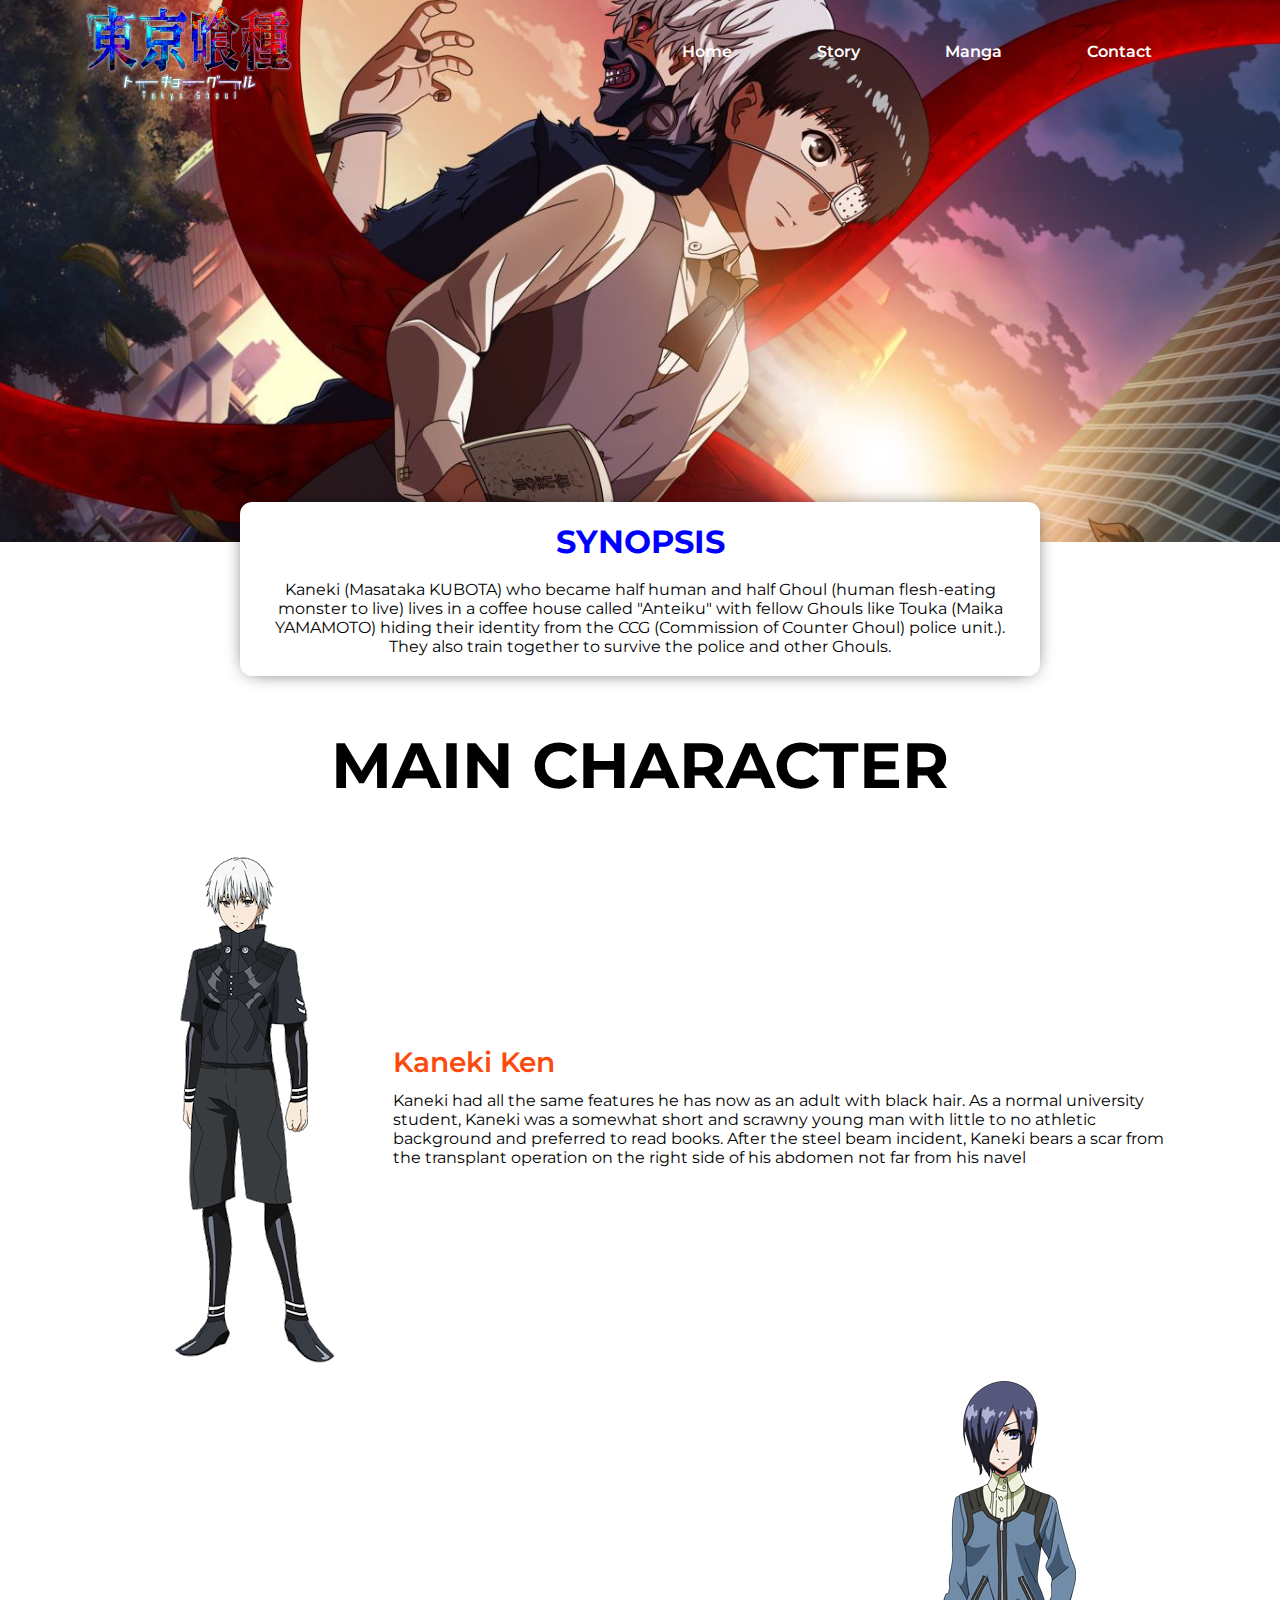
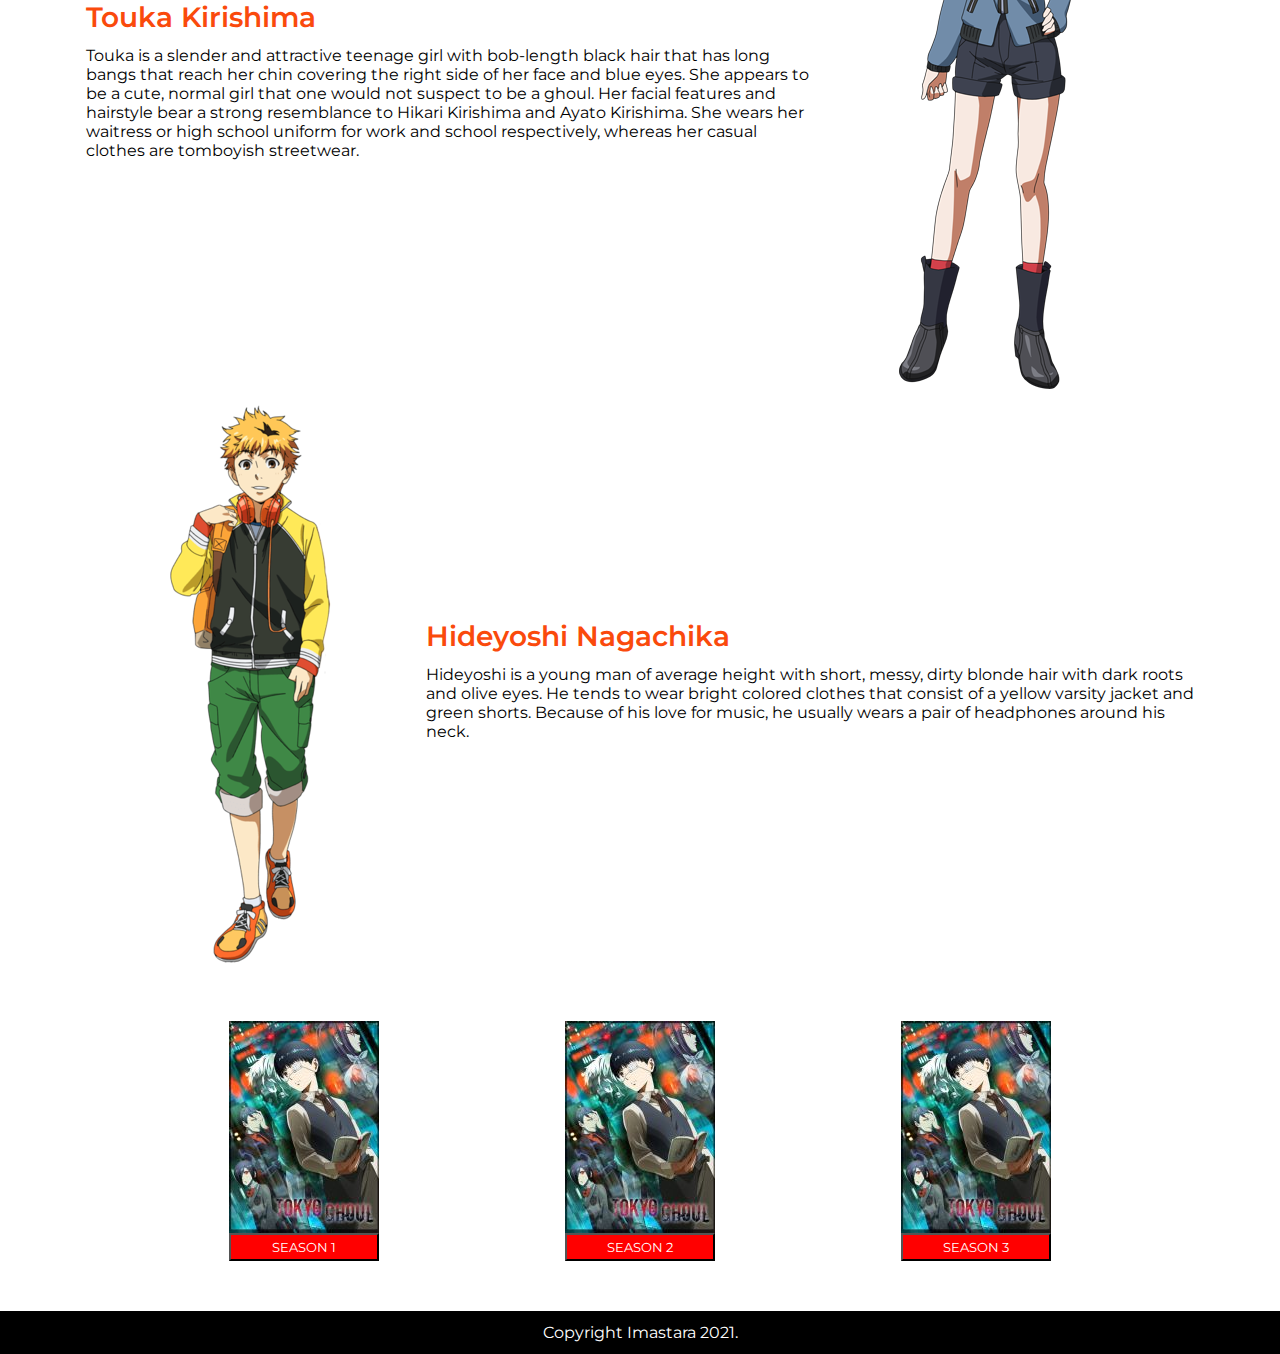
<file: index.html>
<!DOCTYPE html>
<html lang="en">
  <head>
    <meta charset="UTF-8" />
    <meta name="viewport" content="width=device-width, initial-scale=1.0" />
    <title>Tokyo Ghoul</title>

    <!-- CSS -->
    <link rel="stylesheet" href="assets/css/style.css" />

    <!-- Font -->
    <link rel="preconnect" href="https://fonts.gstatic.com">
    <link href="https://fonts.googleapis.com/css2?family=Montserrat&display=swap" rel="stylesheet">
  </head>
  <body>

    <section class="container">

      <nav>
          <img src="assets/img/logooo.png" alt="logo">
        <ul>
          <li><a href="#">Home</a></li>
          <li><a href="#">Story</a></li>
          <li><a href="#">Manga</a></li>
          <li><a href="#">Contact</a></li>
        </ul>
      </nav>
    </section>

    <section class="hero width--100">
      <section class="hero__background">
        <img src="assets/img/coverr.jpg" alt="hero-image" />
      </section>

      <section class="container hero__content">
        <!-- <h1 class="text--white">Hello World</h1> -->
      </section>
    </section>

    <section class="container">
      <section class="synopsis">
        <h1 class="text--uppercase text--blue text--center">synopsis</h1>
        <br>
        <p class="text--center">
          Kaneki (Masataka KUBOTA) who became half human and half Ghoul (human flesh-eating monster to live) lives in a coffee house called "Anteiku" with fellow Ghouls like Touka (Maika YAMAMOTO) hiding their identity from the CCG (Commission of Counter Ghoul) police unit.). They also train together to survive the police and other Ghouls.
        </p>
      </section>
    </section>

    <section class="container">
      <section class="panel">
        <h1 class="text--uppercase text--center">Main Character</h1>
      </section>
    </section>

    <section class="container">
      <section class="character-1">
        <section class="character">
          <h4 class="text--orange">Kaneki Ken</h4>
          <p>Kaneki had all the same features he has now as an adult with black hair. As a normal university student, Kaneki was a somewhat short and scrawny young man with little to no athletic background and preferred to read books. After the steel beam incident, Kaneki bears a scar from the transplant operation on the right side of his abdomen not far from his navel</p>
        </section>
        <section class="character">
          <img src="assets/img/kaneki.png" alt="kaneki">
        </section>
      </section>
    </section>

    <section class="container">
      <section class="character-2">
        <section class="character">
          <h4 class="text--orange">Touka Kirishima</h4>
          <p>Touka is a slender and attractive teenage girl with bob-length black hair that has long bangs that reach her chin covering the right side of her face and blue eyes. She appears to be a cute, normal girl that one would not suspect to be a ghoul. Her facial features and hairstyle bear a strong resemblance to Hikari Kirishima and Ayato Kirishima. She wears her waitress or high school uniform for work and school respectively, whereas her casual clothes are tomboyish streetwear.</p>
        </section>
        <section class="character">
          <img src="assets/img/touka.png" alt="touka">
        </section>
      </section>
    </section>

    <section class="container">
      <section class="character-3">
        <section class="character">
          <h4 class="text--orange">Hideyoshi Nagachika</h4>
          <p>Hideyoshi is a young man of average height with short, messy, dirty blonde hair with dark roots and olive eyes. He tends to wear bright colored clothes that consist of a yellow varsity jacket and green shorts. Because of his love for music, he usually wears a pair of headphones around his neck.</p>
        </section>
        <section class="character">
          <img src="assets/img/hide.png" alt="hide">
        </section>
      </section>
    </section>

    <section class="container">
      <section class="hero__card">
        <section class="hero__col">
          <img src="assets/img/cardsize.jpg" alt="card">
          <button><a href="https://en.wikipedia.org/wiki/Tokyo_Ghoul_(season_1)" class="text--uppercase">Season 1</a></button>
        </section>

        <section class="hero__col">
          <img src="assets/img/cardsize.jpg" alt="card">
          <button><a href="https://en.wikipedia.org/wiki/Tokyo_Ghoul:re_(season_2)" class="text--uppercase">Season 2</a></button>
        </section>

        <section class="hero__col">
          <img src="assets/img/cardsize.jpg" alt="card">
          <button><a href="https://tokyoghoul.fandom.com/wiki/Tokyo_Ghoul_(anime)" class="text--uppercase">Season 3</a></button>
        </section>
      </section>
    </section>

    <section class="footer">
      <p>Copyright Imastara 2021.</p>
    </section>





  </body>
</html>
</file>
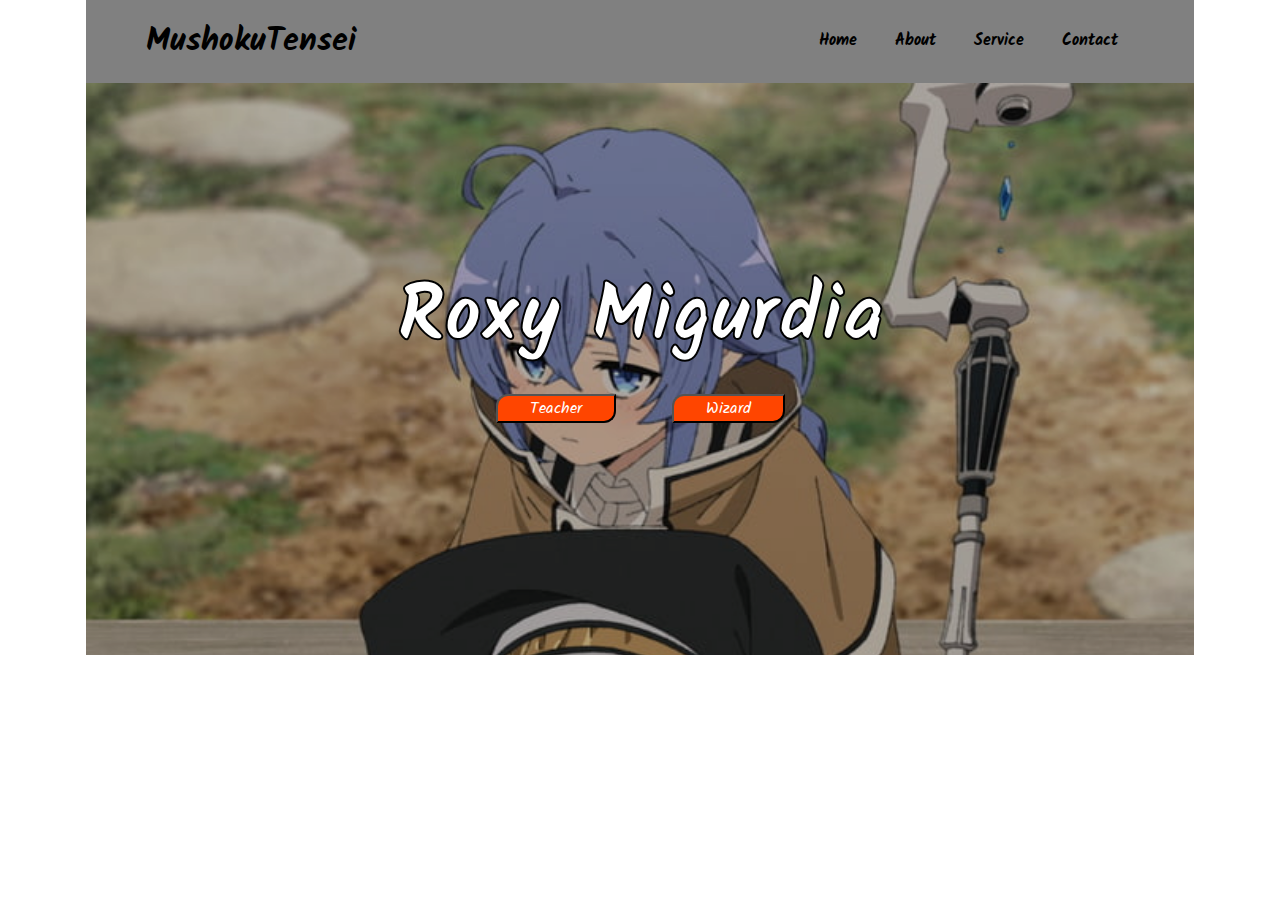
<file: project/index.html>
<!DOCTYPE html>
<html lang="en">
<head>
    <meta charset="UTF-8">
    <meta http-equiv="X-UA-Compatible" content="IE=edge">
    <meta name="viewport" content="width=device-width, initial-scale=1.0">
    <link rel="stylesheet" href="assets/css/style.css">
    <link rel="preconnect" href="https://fonts.gstatic.com">
    <link href="https://fonts.googleapis.com/css2?family=Kalam&display=swap" rel="stylesheet">
    <title>Project</title>
</head>
<body>
    
<div class="container">
      <div class="header-navbar">

        <div class="toogle-btn" onclick="myFunction();">
          <span></span>
          <span></span>
          <span></span>
        </div>

      <div class="logo">
        <h1>MushokuTensei</h1>
      </div>

      <nav id="nav">
        <ul>
          <li><a href="#">Home</a></li>
          <li><a href="#">About</a></li>
          <li><a href="#">Service</a></li>
          <li><a href="#">Contact</a></li>
        </ul>
      </nav>
      </div>

    <div class="hero__background">
        <!-- <img src="assets/img/roxy.jpg" alt="img1"> -->
    </div>
</div>
<div class="container hero__content">
    <h1>Roxy Migurdia</h1>
</div>

<div class="container hero__button">
    <button><a href="#" class="btn">Teacher</a></button>
    <button><a href="#" class="btn">Wizard</a>
</div>


<script src="../project/assets/js/script.js"></script>

</body>
</html>
</file>
<file: assets/css/style.css>
* {
  padding: 0;
  margin: 0;
  box-sizing: border-box;
  font-family: 'Montserrat';
}

.container {
  width: 100%;
  max-width: 1140px;
  margin-left: auto;
  margin-right: auto;
  padding-left: 16px;
  padding-right: 16px;
}

nav{
  display: flex;
  justify-content: space-between;
  position: relative;
  z-index: 1;
}
nav ul{
  list-style: none;
  display: flex;
  align-items: center;
  width: 50%;
  justify-content: space-around;
}
nav ul li a{
  color: #fff;
  font-size: 16px;
  font-weight: 600;
  text-decoration: none;
}
nav ul li a:hover{
  color: #FA4A0C;
  font-size: 20px;
}


.hero {
  min-height: 550px;
  position: relative;
  margin-top: -110px;
}

.hero__background {
  position: absolute;
  top: 0;
  left: 0;
  right: 0;
  bottom: 0;
}

.hero__background img {
  width: 100%;
  height: 100%;
  object-fit: cover;
}

.hero__content {
  position: relative;
  display: flex;
  flex-direction: column;
  align-items: center;
  justify-content: center;
  min-height: 550px;
}

.synopsis {
  position: relative;
  background-color: #fff;
  box-shadow: 0px 1px 20px -8px #000;
  border-radius: 12px;
  padding: 20px 24px;
  width: 100%;
  max-width: 800px;
  margin: -40px auto 0 auto;
}

.panel{
  font-size: 32px;
  font-weight: 600;
  margin: 50px 0;
}

.character h4{
  font-size: 28px;
  font-weight: 600;
  margin-bottom: 12px;
}

.character p{
  font-size: 16px;
  font-weight: 400;
  margin-bottom: 12px;
}

.character-1 ,.character-3{
  display: flex;
  flex-direction: row-reverse;
  justify-content: space-around;
  align-items: center;
}

.character-2{
  display: flex;
  justify-content: space-around;
  align-items: center;
}

.hero__card{
  display: flex;
  flex-direction: row;
  justify-content: space-around;
  padding: 50px;
}

.hero__col{
  display: flex;
  flex-direction: column;
}

.hero__col button{
  background-color: red;
  padding: 4px;
}

.hero__col button a{
  text-decoration: none;
  color: #fff;
}

.hero__col button:hover{
  background-color: #000;
}

.footer{
  background-color: #000;
}
.footer p{
  padding: 12px;
  color: #fff;
  text-align: center;
}

@media (max-width: 1199px) {
  .container {
    max-width: 960px;
  }
}

@media (max-width: 991px) {
  .container {
    max-width: 720px;
  }
}

@media (max-width: 767px) {
  .container {
    max-width: 540px;
  }

  nav ul li a{
    display: none;
  }

  .character-1, .character-2, .character-3{
    display: flex;
    flex-direction: column;
    text-align: center;
    padding: 50px;
  }

  .character img{
    width: 100%;
  }

  .hero__card{
    display: flex;
    flex-wrap: wrap;
    justify-content: center;
    margin: 16px;
  }

  .hero__col{
    margin: 16px;
  }

  .panel h1{
    font-size: 20=px;
    font-weight: 600;
    color: #000;
  }

}

@media (max-width: 575px) {
  .container {
    max-width: 540px;
  }

  .hero__col{
    margin: 16px;
  }
}


/* Utility */
.width--100 {
  width: 100%;
}

.text--white {
  color: white;
}

.text--blue {
  color: blue;
}

.text--orange{
  color: #FA4A0C;
}

.text--uppercase {
  text-transform: uppercase;
}

.text--center {
  text-align: center;
}
</file>
<file: project/assets/css/style.css>
* {
    padding: 0;
    margin: 0;
    font-family: 'Kalam', cursive;
    box-sizing: border-box;
  }
  
.container {
    width: 100%;  
    max-width: 1140px;
    margin: 0 auto;
    margin: 0 auto;
    padding-left: 16px;
    padding-right: 16px;
  }

.header-navbar{
  display: inline-block;
  width: 100%;
  padding: 16px 60px  ;
  background-color: grey;
  position: relative;
  margin-bottom: -8px;
}

.logo{
  float: left;
}

nav{
  float: right;
}

nav ul li{
  display: inline-block;
  padding: 8px 16px;
  margin-top: 4px;
}

nav ul li a:hover{
  color: tomato;
}

nav ul li a{
  text-decoration: none;
  display: inline-block;
  color: #000;
  font-weight: 600;
}

.toogle-btn{
  width: 36px;
  position: absolute;
  right: 60px;
  top: 32px;
  display: none;
} 

.toogle-btn span{
  display: block;
  width: 100%;
  height: 4px;
  background-color: #000;
  float: left;
  margin-bottom: 4px;
}

.hero__background{
  background-image: url(../img/roxy.jpg);
  position: relative;
  background-size: cover;
  z-index: 1;
  height: 572px;
}
.hero__background::after{
  content: '';
  display: block;
  background-color: black;
  opacity: 0.3;
  width: 100%;
  height: 100%;
  position: absolute;
}

.hero__content {
  position: relative;
  display: flex;
  flex-direction: column;
  align-items: center;
  justify-content: center;
  margin-top: -400px;
  z-index: 1;
}

.hero__content h1{
  font-size: 80px;
  color: #fff;
  -webkit-text-stroke: 2px black;
}

.hero__button{
  position: relative;
  z-index: 1;
  color: #000;
  display: flex;
  justify-content: center;
  flex-direction: row;
}

.btn {
  text-decoration: none;
  padding: 12px 32px;
  color: #fff;
}

button{
  background-color: orangered;
  margin: 12px 28px;
  font-size: 16px;
  border-radius: 12px 0;
}

button:hover{
  background-color: aquamarine;
}

.btn:hover{
  color: #000;
}

@media(max-width: 1199px){
  .container{
    max-width: 960px;
  }
}

@media(max-width: 991px){
  .container{
    max-width: 720px;
  }

  nav ul li{
    padding: 4px 12px;
    margin-top: 8px;
    margin-right: -8px;
  }
}

@media(max-width: 767px){
  .container{
    max-width: 540px;
  }

  .toogle-btn{
    display: block;
  }

  nav{
    display: none;
    width: 100%;
    border-top: 1px solid #000;
    padding-top: 20px;
    margin-top: 32px;
  }

  nav ul li{
    padding: 16px 0;
    width: 100%;
  }

  nav.show{
    display: flex;
  }

  .hero__content{
    text-align: center;
  }

  .hero__content h1{
    font-size: 52px;
  }

  .hero__button{
    display: flex;
    flex-direction: column;
    width: 280px;
  }

  .hero__background{
    background-image: url(../img/roxy-migurdia-89329.jpg);
  }
}

@media(max-width: 575px){
  .container{
    max-width: 540px;
  }

  .logo h1{
    font-size: 20px;
  }

  .toogle-btn{
    width: 32px;
    top: 20px;
    right: 40px;
  }

  .hero__button{
    width: 200px;
  }
}
</file>
